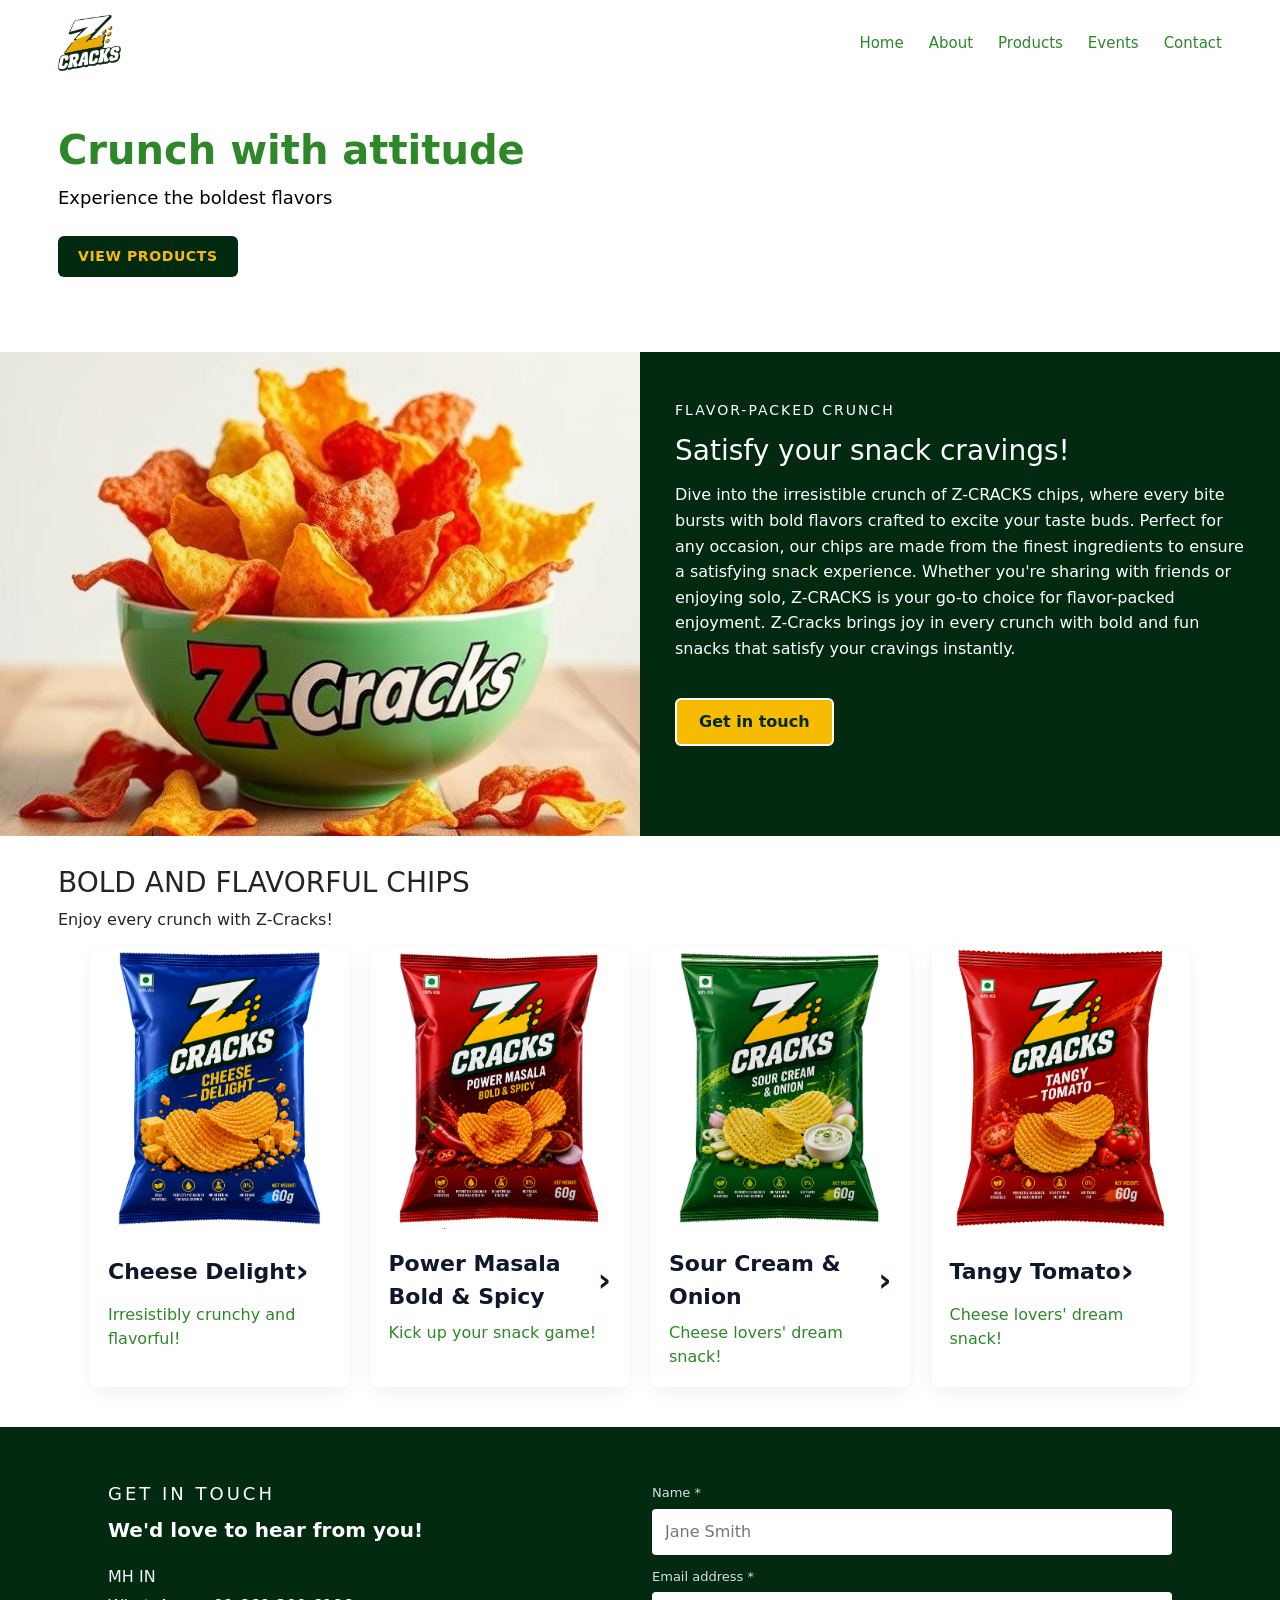
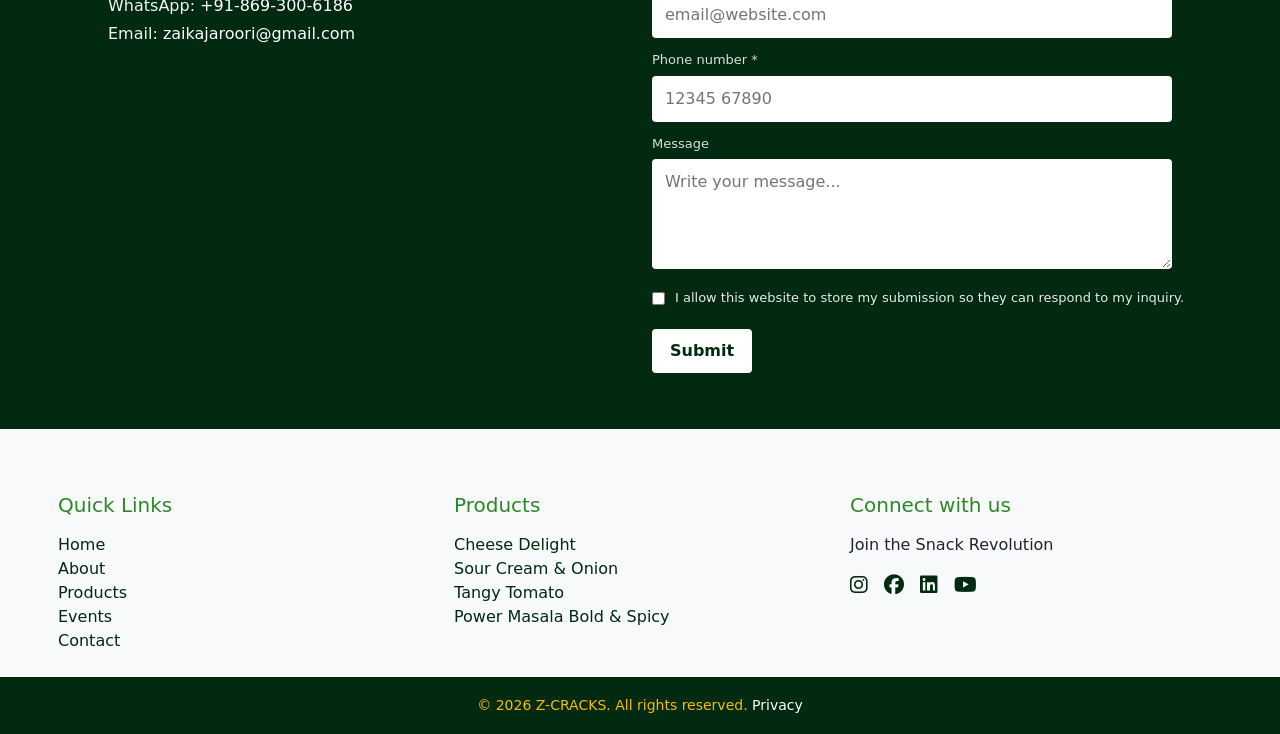
<file: index.html>
<!DOCTYPE html>
<html lang="en">

<head>
    <meta charset="UTF-8">
    <meta name="viewport" content="width=device-width, initial-scale=1.0">
    <title>Z-CRACKS</title>
    <!-- Favicon -->
    <link rel="icon" type="image/png" href="./assets/logo/favicon.png">

    <!-- Bootstrap CSS -->
    <link href="https://cdn.jsdelivr.net/npm/bootstrap@5.3.3/dist/css/bootstrap.min.css" rel="stylesheet">

    <!-- Font Awesome -->
    <link href="https://cdnjs.cloudflare.com/ajax/libs/font-awesome/6.5.0/css/all.min.css" rel="stylesheet">

    <!-- Custom CSS -->
    <link rel="stylesheet" href="./assets/css/style.css">
</head>

<body>

    <!-- HEADER -->
    <div class="container">
        <header class="header">
            <div class="logo">
                <a href="./index.html">
                    <img src="./assets/logo/logo.png" alt="Z-CRACKS logo">
                </a>
            </div>

            <nav class="nav">
                <a href="./index.html">Home</a>
                <a href="./index.html#flavor-section">About</a>
                <a href="./index.html#product-cards">Products</a>
                <!--<a href="./shop-online.html">Shop Online</a>-->
                <a href="./events.html">Events</a>
                <a href="./index.html#contact-section">Contact</a>
            </nav>
            <button class="menu-toggle" aria-expanded="false" aria-label="Open menu">☰</button>
            <div class="mobile-nav" aria-hidden="true">
                <a href="./index.html">Home</a>
                <a href="./index.html#flavor-section">About</a>
                <a href="./index.html#product-cards">Products</a>
                <!--<a href="./shop-online.html">Shop Online</a>-->
                <a href="./events.html">Events</a>
                <a href="./index.html#contact-section">Contact</a>
            </div>
        </header>
    </div>


    <!-- HERO SECTION -->
    <section class="hero">
        <div class="container">
            <h1 class="hero-title">Crunch with attitude</h1>
            <p class="hero-subtext">Experience the boldest flavors</p>
            <a class="hero-cta" href="#product-cards">VIEW PRODUCTS</a>
        </div>
    </section>

    <!-- TWO COLUMN FLAVOR SECTION -->
    <section class="flavor-section" id="flavor-section">
        <img src="./assets/img/z-cracks-snacks-1.png" alt="Chips Image" class="flavor-img">

        <div class="flavor-box">
            <h3>FLAVOR-PACKED CRUNCH</h3>
            <h2>Satisfy your snack cravings!</h2>
            <p>
                Dive into the irresistible crunch of Z-CRACKS chips, where every bite bursts with bold flavors crafted
                to excite your taste buds. Perfect for any occasion, our chips are made from the finest ingredients to
                ensure a satisfying snack experience. Whether you're sharing with friends or enjoying solo, Z-CRACKS is
                your go-to choice for flavor-packed enjoyment.
                Z-Cracks brings joy in every crunch with bold and fun snacks
                that satisfy your cravings instantly.
            </p>
            <a href="./index.html#contact-section" class="cta-button">Get in touch</a>
        </div>
    </section>

    <!-- PRODUCT CARDS SECTION -->
    <section class="product-cards" id="product-cards">
        <div class="container">
            <h3 class="section-title">BOLD AND FLAVORFUL CHIPS</h3>
            <p class="section-subtext">Enjoy every crunch with Z-Cracks!</p>

            <div class="cards-grid">
                <a class="product-card" href="./cheese-delight.html">
                    <img src="./images/cheese-delight.png" alt="Cheese Delight">
                    <div class="card-body">
                        <div class="title-row">
                            <div>Cheese Delight</div>
                            <div class="arrow">›</div>
                        </div>
                        <div class="desc">Irresistibly crunchy and flavorful!</div>
                    </div>
                </a>

                <a class="product-card" href="./power-masala-bold-&-spicy.html">
                    <img src="./images/power-masala-bold-&-spicy.png" alt="Power Masala Bold & Spicy chips">
                    <div class="card-body">
                        <div class="title-row">
                            <div>Power Masala Bold & Spicy</div>
                            <div class="arrow">›</div>
                        </div>
                        <div class="desc">Kick up your snack game!</div>
                    </div>
                </a>

                <a class="product-card" href="./sour-cream-&-onion.html">
                    <img src="./images/sour-cream-&-onion.png" alt="Sour cream & onion">
                    <div class="card-body">
                        <div class="title-row">
                            <div>Sour Cream & Onion</div>
                            <div class="arrow">›</div>
                        </div>
                        <div class="desc">Cheese lovers' dream snack!</div>
                    </div>
                </a>

                <a class="product-card" href="./tangy-tomato.html">
                    <img src="./images/tangy-tomato.png" alt="Tangy Tomato">
                    <div class="card-body">
                        <div class="title-row">
                            <div>Tangy Tomato</div>
                            <div class="arrow">›</div>
                        </div>
                        <div class="desc">Cheese lovers' dream snack!</div>
                    </div>
                </a>
            </div>
        </div>
    </section>

    <!-- CONTACT / GET IN TOUCH SECTION -->
    <section class="contact-section" id="contact-section">
        <div class="contact-grid container">
            <div class="section-left contact-left">
                <h3>GET IN TOUCH</h3>
                <p class="lead">We'd love to hear from you!</p>
                <div class="contact-info">
                    <div>MH IN</div>
                    <div class="email">WhatsApp:
                        <span class="whatsapp-wrapper">
                            <a id="contact-whatsapp" href="https://wa.me/918693006186" target="_blank"
                                rel="noopener noreferrer">
                                +91-869-300-6186
                            </a>
                            <span class="whatsapp-hint" aria-hidden="true">
                                <a class="wa-open" href="https://wa.me/918693006186" target="_blank"
                                    rel="noopener noreferrer" style="color:#fff;text-decoration:none;">
                                    Open WhatsApp chat
                                </a>
                            </span>
                        </span>
                    </div>
                    <div class="email">Email:
                        <span class="email-wrapper">
                            <a href="https://mail.google.com/mail/?view=cm&fs=1&to=zaikajaroori%40gmail.com"
                                id="contact-email" target="_blank" rel="noopener noreferrer">zaikajaroori@gmail.com</a>
                            <span class="email-hint" aria-hidden="true">Write email</span>
                        </span>
                    </div>
                </div>
            </div>

            <div class="section-right contact-form">
                <form action="#" method="get">
                    <label for="name">Name *</label>
                    <input id="name" name="name" placeholder="Jane Smith" />

                    <label for="email">Email address *</label>
                    <input id="email" name="email" placeholder="email@website.com" />

                    <label for="phone">Phone number *</label>
                    <input id="phone" name="phone" placeholder="12345 67890" />

                    <label for="message">Message</label>
                    <textarea id="message" name="message" placeholder="Write your message..."></textarea>

                    <div style="display:-webkit-box; align-items:center; margin-bottom:12px;">
                        <input type="checkbox" id="consent" name="consent" />
                        <label for="consent" style="color:rgba(255,255,255,0.9); font-size:13px; margin-left: 10px;">
                            I allow this website to store my submission so they can respond to my inquiry.
                        </label>
                    </div>

                    <button type="submit" class="submit-btn">Submit</button>
                </form>
            </div>
        </div>
    </section>

    <!-- START OF FOOTER -->
    <footer class="bg-light text-dark mt-0 footer">
        <div class="container">
            <div class="row">
                <!-- Quick Links -->
                <div class="col-md-4">
                    <h5 class="mb-3 pt-3">Quick Links</h5>
                    <ul class="list-unstyled mb-0">
                        <li><a href="./index.html">Home</a></li>
                        <li><a href="./index.html#flavor-section">About</a></li>
                        <li><a href="./index.html#product-cards">Products</a></li>
                        <li><a href="./events.html">Events</a></li>
                        <li><a href="./index.html#contact-section">Contact</a></li>
                    </ul>
                </div>
                <!-- Products -->
                <div class="col-md-4">
                    <h5 class="mb-3 pt-3">Products</h5>
                    <ul class="list-unstyled mb-0">
                        <li><a href="./cheese-delight.html">Cheese Delight</a></li>
                        <li><a href="./sour-cream-&-onion.html">Sour Cream & Onion</a></li>
                        <li><a href="./tangy-tomato.html">Tangy Tomato</a></li>
                        <li><a href="./power-masala-bold-&-spicy.html">Power Masala Bold & Spicy</a></li>
                    </ul>
                </div>
                <!-- Social Links -->
                <div class="col-md-4">
                    <h5 class="mb-3 pt-3">Connect with us</h5>
                    <p>Join the Snack Revolution</p>
                    <div class="d-flex gap-3 mb-2">
                        <a aria-label="Instagram" href="https://www.instagram.com/Zaikajaroori" target="_blank">
                            <i class="fab fa-instagram fa-lg"></i>
                        </a>
                        <a aria-label="Facebook" href="https://www.facebook.com/Zaikajaroori" target="_blank">
                            <i class="fab fa-facebook fa-lg"></i>
                        </a>
                        <a aria-label="LinkedIn" href="https://www.linkedin.com/company/Zaikajaroori" target="_blank">
                            <i class="fab fa-linkedin fa-lg"></i>
                        </a>
                        <a aria-label="YouTube" href="https://www.youtube.com/@Zaikajaroori" target="_blank">
                            <i class="fab fa-youtube fa-lg"></i>
                        </a>
                    </div>
                </div>
            </div>
        </div>

    </footer>
    <!-- END OF FOOTER -->

    <!-- COPYRIGHT / FOOTER -->
    <section class="copyright-section">
        <div class="container">
            <div>© 2026 Z-CRACKS. All rights reserved. <a href="./privacy.html">Privacy</a></div>
        </div>
    </section>

    <script>
        (function () {
            console.log('z-cracks contact script init');
            var form = document.querySelector('.contact-form form');
            if (!form) { console.warn('contact form not found'); return; }
            console.log('contact form found');
            form.addEventListener('submit', function (e) {
                e.preventDefault();

                var name = document.getElementById('name').value;
                var email = document.getElementById('email').value;
                var phone = document.getElementById('phone').value;
                var message = document.getElementById('message').value;
                var consent = document.getElementById('consent').checked ? "Yes" : "No";

                /* ----------- WHATSAPP ----------- */
                var waNumber = "918693006186";
                var waText =
                    "New Contact Form Submission%0A" +
                    "Name: " + encodeURIComponent(name) + "%0A" +
                    "Email: " + encodeURIComponent(email) + "%0A" +
                    "Phone: " + encodeURIComponent(phone) + "%0A" +
                    "Message: " + encodeURIComponent(message) + "%0A" +
                    "Consent: " + encodeURIComponent(consent);

                var waUrl = "https://wa.me/" + waNumber + "?text=" + waText;
                // Open WhatsApp in new tab/window
                window.open(waUrl, "_blank");

                /* ----------- EMAIL (GMAIL COMPOSE) ----------- */
                var emailTo = "shaikhshakil12126@gmail.com";
                var subject = "New Contact Form Submission";
                // build readable body (unencoded) for Gmail and mailto fallback
                var readableBody = 'Name: ' + name + '\n' +
                    'Email: ' + email + '\n' +
                    'Phone: ' + phone + '\n' +
                    'Message: ' + message + '\n' +
                    'Consent: ' + consent;

                var gmailUrl = 'https://mail.google.com/mail/?view=cm&fs=1&to=' + encodeURIComponent(emailTo) + '&su=' + encodeURIComponent(subject) + '&body=' + encodeURIComponent(readableBody);
                var emailUrl = 'mailto:' + emailTo + '?subject=' + encodeURIComponent(subject) + '&body=' + encodeURIComponent(readableBody);

                // Try to open Gmail compose in a new tab; if blocked, fall back to mailto
                var g = null;
                try {
                    g = window.open(gmailUrl, '_blank');
                } catch (err) { g = null; }
                if (!g) {
                    // popup blocked or failed — use mailto fallback in current tab
                    window.location.href = emailUrl;
                }
            });


        })();
    </script>

    <!-- EmailJS SDK (only used when you paste your IDs below) -->
    <script src="https://cdn.emailjs.com/sdk/3.2/email.min.js"></script>
    <script>
        /*
         Replace the placeholders below with your EmailJS credentials:
         - emailjs.init('YOUR_USER_ID')
         - use 'YOUR_SERVICE_ID' and 'YOUR_TEMPLATE_ID' in the send() call
        */
        try { emailjs.init('YOUR_USER_ID'); } catch (e) { /* init placeholder */ }
    </script>

    <!-- Bootstrap JS -->
    <script src="https://cdn.jsdelivr.net/npm/bootstrap@5.3.3/dist/js/bootstrap.bundle.min.js"></script>

    <!-- Custom JS -->
    <script src="./assets/js/script.js"></script>

</body>

</html>
</file>
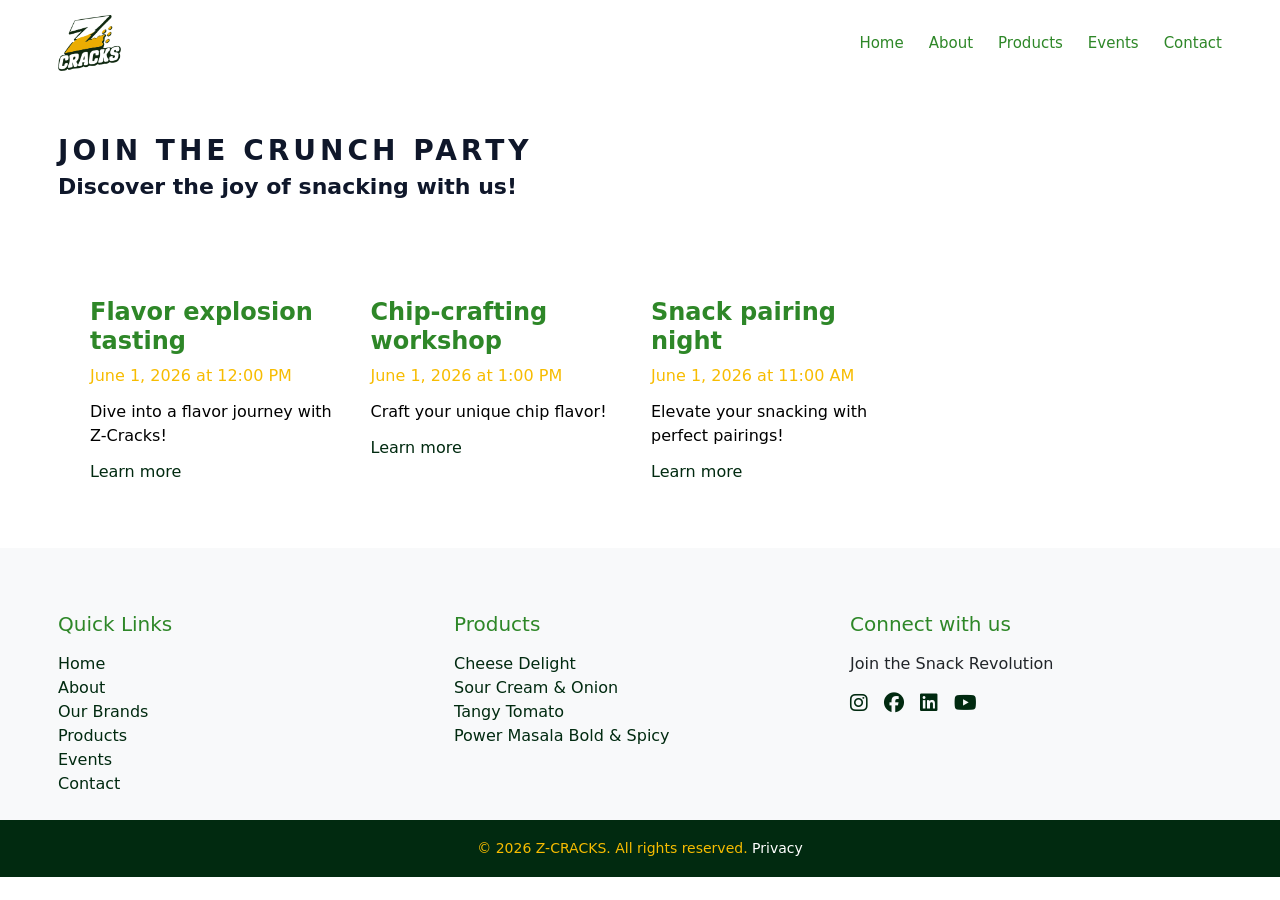
<file: events.html>
<!DOCTYPE html>
<html lang="en">

<head>
    <meta charset="UTF-8">
    <meta name="viewport" content="width=device-width, initial-scale=1.0">
    <title>Z-CRACKS — Events</title>

    <!-- Favicon -->
    <link rel="icon" type="image/png" href="./assets/logo/favicon.png">

    <!-- Bootstrap CSS -->
    <link href="https://cdn.jsdelivr.net/npm/bootstrap@5.3.3/dist/css/bootstrap.min.css" rel="stylesheet">

    <!-- Font Awesome -->
    <link href="https://cdnjs.cloudflare.com/ajax/libs/font-awesome/6.5.0/css/all.min.css" rel="stylesheet">

    <!-- Custom CSS -->
    <link rel="stylesheet" href="./assets/css/style.css">

</head>

<body>

    <!-- HEADER -->
    <div class="container">
        <header class="header">
            <div class="logo">
                <a href="./index.html">
                    <img src="./assets/logo/logo.png" alt="Z-CRACKS logo">
                </a>
            </div>

            <nav class="nav">
                <a href="./index.html">Home</a>
                <a href="./index.html#flavor-section">About</a>
                <a href="./index.html#product-cards">Products</a>
                <!--<a href="./shop-online.html">Shop Online</a>-->
                <a href="./events.html">Events</a>
                <a href="./index.html#contact-section">Contact</a>
            </nav>
            <button class="menu-toggle" aria-expanded="false" aria-label="Open menu">☰</button>
            <div class="mobile-nav" aria-hidden="true">
                <a href="./index.html">Home</a>
                <a href="./index.html#flavor-section">About</a>
                <a href="./index.html#product-cards">Products</a>
                <!--<a href="./shop-online.html">Shop Online</a>-->
                <a href="./events.html">Events</a>
                <a href="./index.html#contact-section">Contact</a>
            </div>
        </header>
    </div>

    <section class="events-hero">
        <div class="container py-5">
            <h3 class="events-title">JOIN THE CRUNCH PARTY</h3>
            <h2 class="events-subtitle">Discover the joy of snacking with us!</h2>
        </div>
    </section>

    <section class="product-cards events-listing">
        <div class="container pb-4">
            <div class="events-grid cards-grid">

                <div class="event-card">
                    <h4><a class="event-link" href="#">Flavor explosion tasting</a></h4>
                    <div class="event-date">June 1, 2026 at 12:00 PM</div>
                    <p class="event-desc">Dive into a flavor journey with Z-Cracks!</p>
                    <a class="event-learn" href="#">Learn more</a>
                </div>

                <div class="event-card">
                    <h4><a class="event-link" href="#">Chip-crafting workshop</a></h4>
                    <div class="event-date">June 1, 2026 at 1:00 PM</div>
                    <p class="event-desc">Craft your unique chip flavor!</p>
                    <a class="event-learn" href="#">Learn more</a>
                </div>

                <div class="event-card">
                    <h4><a class="event-link" href="#">Snack pairing night</a></h4>
                    <div class="event-date">June 1, 2026 at 11:00 AM</div>
                    <p class="event-desc">Elevate your snacking with perfect pairings!</p>
                    <a class="event-learn" href="#">Learn more</a>
                </div>

            </div>
        </div>
    </section>

    <!-- START OF FOOTER -->
    <footer class="bg-light text-dark mt-0 footer">
        <div class="container">
            <div class="row">
                <!-- Quick Links -->
                <div class="col-md-4">
                    <h5 class="mb-3 pt-3">Quick Links</h5>
                    <ul class="list-unstyled mb-0">
                        <li><a href="./index.html">Home</a></li>
                        <li><a href="./index.html#flavor-section">About</a></li>
                        <li><a href="./our-brands.html">Our Brands</a></li>
                        <li><a href="./index.html#product-cards">Products</a></li>
                        <li><a href="./events.html">Events</a></li>
                        <li><a href="./index.html#contact-section">Contact</a></li>
                    </ul>
                </div>
                <!-- Products -->
                <div class="col-md-4">
                    <h5 class="mb-3 pt-3">Products</h5>
                    <ul class="list-unstyled mb-0">
                        <li><a href="./cheese-delight.html">Cheese Delight</a></li>
                        <li><a href="./sour-cream-&-onion.html">Sour Cream & Onion</a></li>
                        <li><a href="./tangy-tomato.html">Tangy Tomato</a></li>
                        <li><a href="./power-masala-bold-&-spicy.html">Power Masala Bold & Spicy</a></li>
                    </ul>
                </div>
                <!-- Social Links -->
                <div class="col-md-4">
                    <h5 class="mb-3 pt-3">Connect with us</h5>
                    <p>Join the Snack Revolution</p>
                    <div class="d-flex gap-3 mb-2">
                        <a aria-label="Instagram" href="https://www.instagram.com/Zaikajaroori" target="_blank">
                            <i class="fab fa-instagram fa-lg"></i>
                        </a>
                        <a aria-label="Facebook" href="https://www.facebook.com/Zaikajaroori" target="_blank">
                            <i class="fab fa-facebook fa-lg"></i>
                        </a>
                        <a aria-label="LinkedIn" href="https://www.linkedin.com/company/Zaikajaroori" target="_blank">
                            <i class="fab fa-linkedin fa-lg"></i>
                        </a>
                        <a aria-label="YouTube" href="https://www.youtube.com/@Zaikajaroori" target="_blank">
                            <i class="fab fa-youtube fa-lg"></i>
                        </a>
                    </div>
                </div>
            </div>
        </div>

    </footer>
    <!-- END OF FOOTER -->

    <!-- COPYRIGHT / FOOTER -->
    <section class="copyright-section">
        <div class="container">
            <div>© 2026 Z-CRACKS. All rights reserved. <a href="./privacy.html">Privacy</a></div>
        </div>
    </section>

    <!-- Bootstrap JS -->
    <script src="https://cdn.jsdelivr.net/npm/bootstrap@5.3.3/dist/js/bootstrap.bundle.min.js"></script>

    <!-- Custom JS -->
    <script src="./assets/js/script.js"></script>

</body>

</html>
</file>
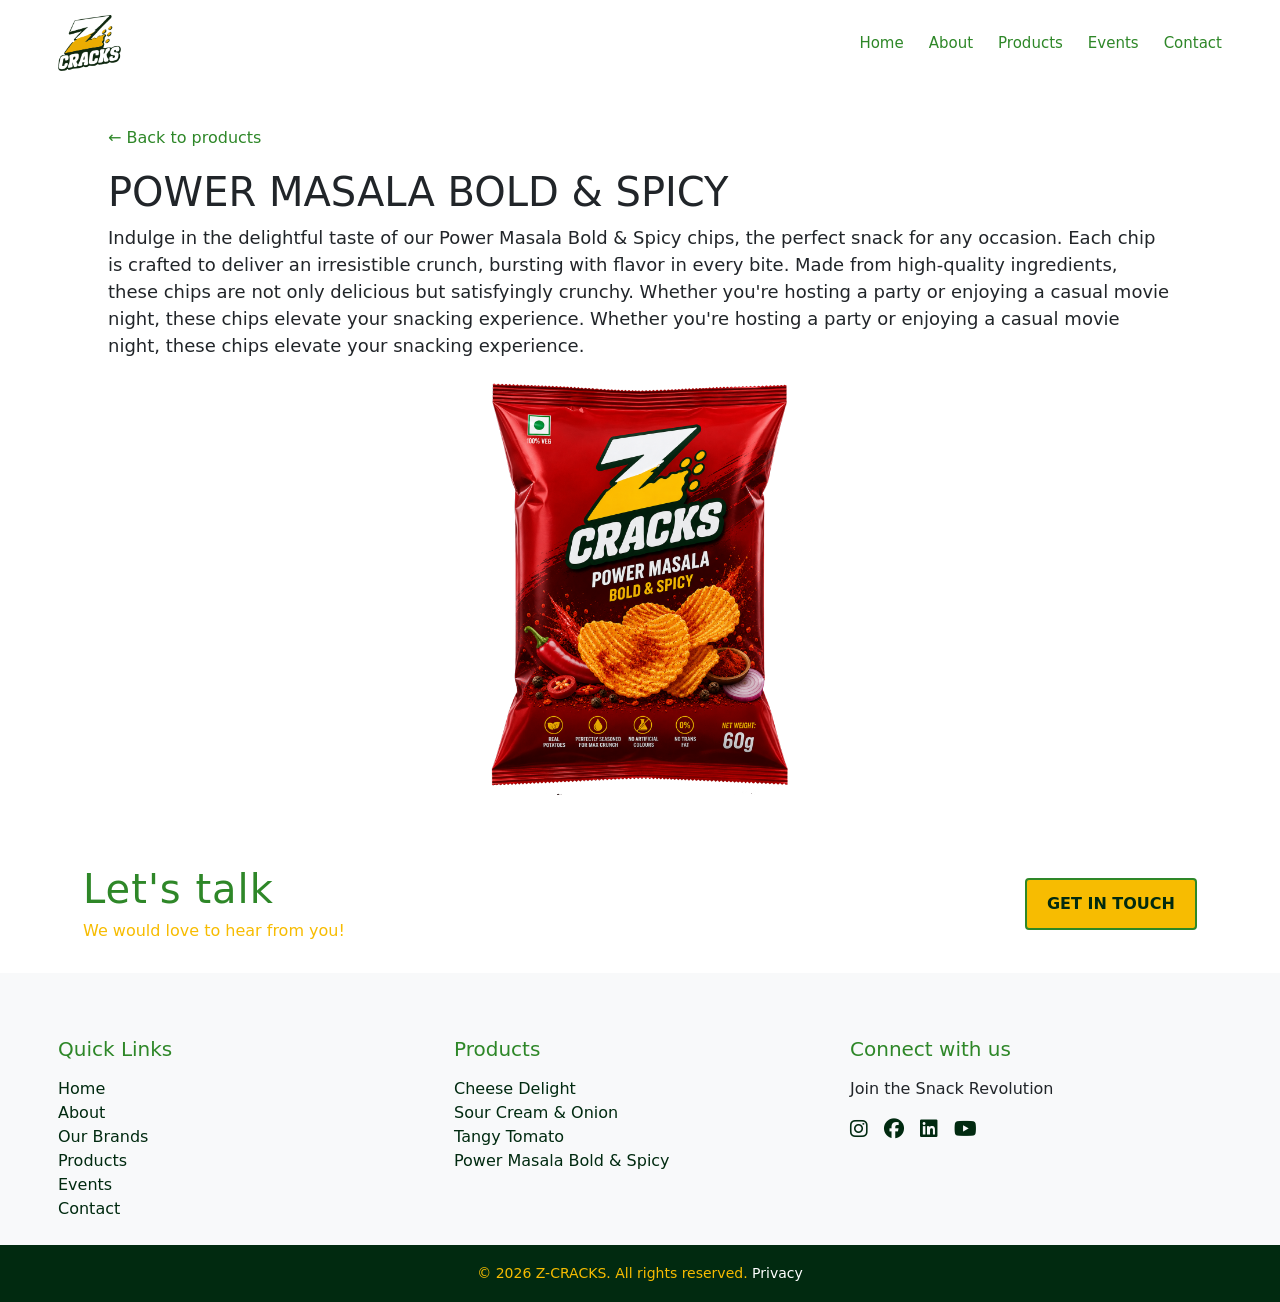
<file: power-masala-bold-&-spicy.html>
<!DOCTYPE html>
<html lang="en">

<head>
    <meta charset="utf-8" />
    <meta name="viewport" content="width=device-width, initial-scale=1.0">
    <title>Power Masala Bold & Spicy — Z-CRACKS</title>
    <!-- Favicon -->
    <link rel="icon" type="image/png" href="./assets/logo/favicon.png">

    <!-- Bootstrap CSS -->
    <link href="https://cdn.jsdelivr.net/npm/bootstrap@5.3.3/dist/css/bootstrap.min.css" rel="stylesheet">

    <!-- Font Awesome -->
    <link href="https://cdnjs.cloudflare.com/ajax/libs/font-awesome/6.5.0/css/all.min.css" rel="stylesheet">

    <!-- Custom CSS -->
    <link rel="stylesheet" href="./assets/css/style.css">

</head>

<body>

    <!-- HEADER -->
    <div class="container">
        <header class="header">
            <div class="logo">
                <a href="./index.html">
                    <img src="./assets/logo/logo.png" alt="Z-CRACKS logo">
                </a>
            </div>

            <nav class="nav">
                <a href="./index.html">Home</a>
                <a href="./index.html#flavor-section">About</a>
                <a href="./index.html#product-cards">Products</a>
                <!--<a href="./shop-online.html">Shop Online</a>-->
                <a href="./events.html">Events</a>
                <a href="./index.html#contact-section">Contact</a>
            </nav>
            <button class="menu-toggle" aria-expanded="false" aria-label="Open menu">☰</button>
            <div class="mobile-nav" aria-hidden="true">
                <a href="./index.html">Home</a>
                <a href="./index.html#flavor-section">About</a>
                <a href="./index.html#product-cards">Products</a>
                <!--<a href="./shop-online.html">Shop Online</a>-->
                <a href="./events.html">Events</a>
                <a href="./index.html#contact-section">Contact</a>
            </div>
        </header>
    </div>

    <section class="product-section">
        <div class="container">
            <a class="back-link" href="./index.html#product-cards">← Back to products</a>
            <h1 class="product-title">POWER MASALA BOLD & SPICY</h1>
            <p class="product-desc">
                Indulge in the delightful taste of our Power Masala Bold & Spicy chips, the perfect snack for
                any occasion. Each chip is crafted to deliver an irresistible crunch, bursting with flavor in every
                bite. Made from high-quality ingredients, these chips are not only delicious but satisfyingly crunchy.
                Whether you're hosting a party or enjoying a casual movie night, these chips elevate your snacking
                experience.
                Whether you're hosting a party or enjoying a casual movie night, these chips elevate your snacking
                experience.
            </p>
            <img class="product-image" src="./images/power-masala-bold-&-spicy.png" alt="Power Masala Bold & Spicy">
        </div>
    </section>

    <!-- CTA: Let's talk -->
    <div class="container">
        <section class="product-cta">

            <div class="cta-left">
                <h2>Let's talk</h2>
                <p>We would love to hear from you!</p>
            </div>
            <div class="cta-right">
                <a class="btn-ghost" href="./index.html#contact-section">GET IN TOUCH</a>
            </div>
    </div>
    </section>
    <!-- START OF FOOTER -->
    <footer class="bg-light text-dark mt-0 footer">
        <div class="container">
            <div class="row">
                <!-- Quick Links -->
                <div class="col-md-4">
                    <h5 class="mb-3 pt-3">Quick Links</h5>
                    <ul class="list-unstyled mb-0">
                        <li><a href="./index.html">Home</a></li>
                        <li><a href="./index.html#flavor-section">About</a></li>
                        <li><a href="./our-brands.html">Our Brands</a></li>
                        <li><a href="./index.html#product-cards">Products</a></li>
                        <li><a href="./events.html">Events</a></li>
                        <li><a href="./index.html#contact-section">Contact</a></li>
                    </ul>
                </div>
                <!-- Products -->
                <div class="col-md-4">
                    <h5 class="mb-3 pt-3">Products</h5>
                    <ul class="list-unstyled mb-0">
                        <li><a href="./cheese-delight.html">Cheese Delight</a></li>
                        <li><a href="./sour-cream-&-onion.html">Sour Cream & Onion</a></li>
                        <li><a href="./tangy-tomato.html">Tangy Tomato</a></li>
                        <li><a href="./power-masala-bold-&-spicy.html">Power Masala Bold & Spicy</a></li>
                    </ul>
                </div>
                <!-- Social Links -->
                <div class="col-md-4">
                    <h5 class="mb-3 pt-3">Connect with us</h5>
                    <p>Join the Snack Revolution</p>
                    <div class="d-flex gap-3 mb-2">
                        <a aria-label="Instagram" href="https://www.instagram.com/Zaikajaroori" target="_blank">
                            <i class="fab fa-instagram fa-lg"></i>
                        </a>
                        <a aria-label="Facebook" href="https://www.facebook.com/Zaikajaroori" target="_blank">
                            <i class="fab fa-facebook fa-lg"></i>
                        </a>
                        <a aria-label="LinkedIn" href="https://www.linkedin.com/company/Zaikajaroori" target="_blank">
                            <i class="fab fa-linkedin fa-lg"></i>
                        </a>
                        <a aria-label="YouTube" href="https://www.youtube.com/@Zaikajaroori" target="_blank">
                            <i class="fab fa-youtube fa-lg"></i>
                        </a>
                    </div>
                </div>
            </div>
        </div>

    </footer>
    <!-- END OF FOOTER -->

    <!-- COPYRIGHT / FOOTER -->
    <section class="copyright-section">
        <div class="container">
            <div>© 2026 Z-CRACKS. All rights reserved. <a href="./privacy.html">Privacy</a></div>
        </div>
    </section>


    <script>
        document.addEventListener('DOMContentLoaded', function () {
            const el = document.querySelector('.product-cta');
            if (!el) return;
            const obs = new IntersectionObserver((entries, o) => {
                entries.forEach(e => {
                    if (e.isIntersecting) { el.classList.add('in-view'); o.unobserve(el); }
                });
            }, { threshold: 0.12 });
            obs.observe(el);
        });
    </script>
    <script>
        document.addEventListener('DOMContentLoaded', function () {
            const header = document.querySelector('.header');
            if (!header) return;

            const threshold = 80;

            function updateHeader() {
                const y = window.scrollY || window.pageYOffset;
                if (y > threshold) {
                    if (!header.classList.contains('fixed')) {
                        header.classList.add('fixed');
                        document.body.style.paddingTop = header.offsetHeight + 'px';
                    }
                } else {
                    if (header.classList.contains('fixed')) {
                        header.classList.remove('fixed');
                        document.body.style.paddingTop = '';
                    }
                }
            }

            updateHeader();
            window.addEventListener('scroll', updateHeader, { passive: true });
            window.addEventListener('resize', () => {
                if (header.classList.contains('fixed')) document.body.style.paddingTop = header.offsetHeight + 'px';
            });
        });
    </script>


    <!-- Bootstrap JS -->
    <script src="https://cdn.jsdelivr.net/npm/bootstrap@5.3.3/dist/js/bootstrap.bundle.min.js"></script>

    <!-- Custom JS -->
    <script src="./assets/js/script.js"></script>

</body>

</html>
</file>
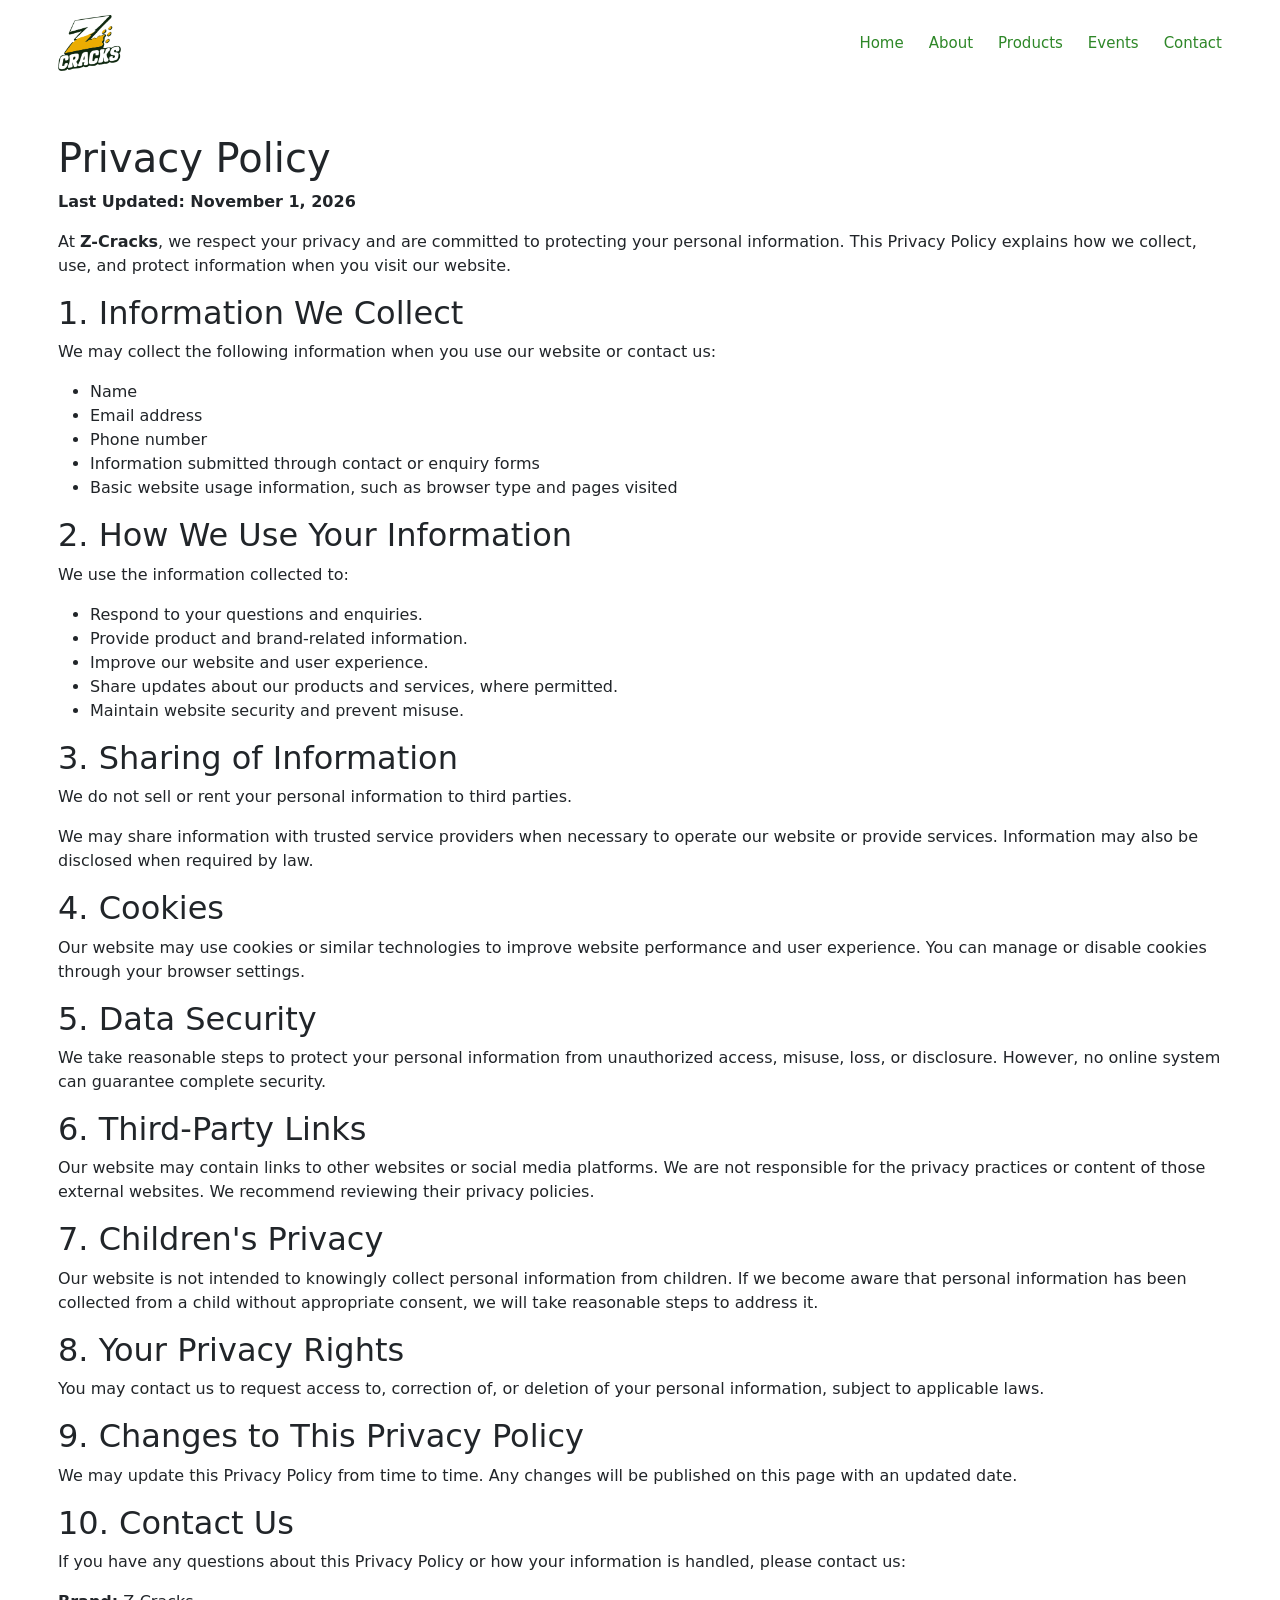
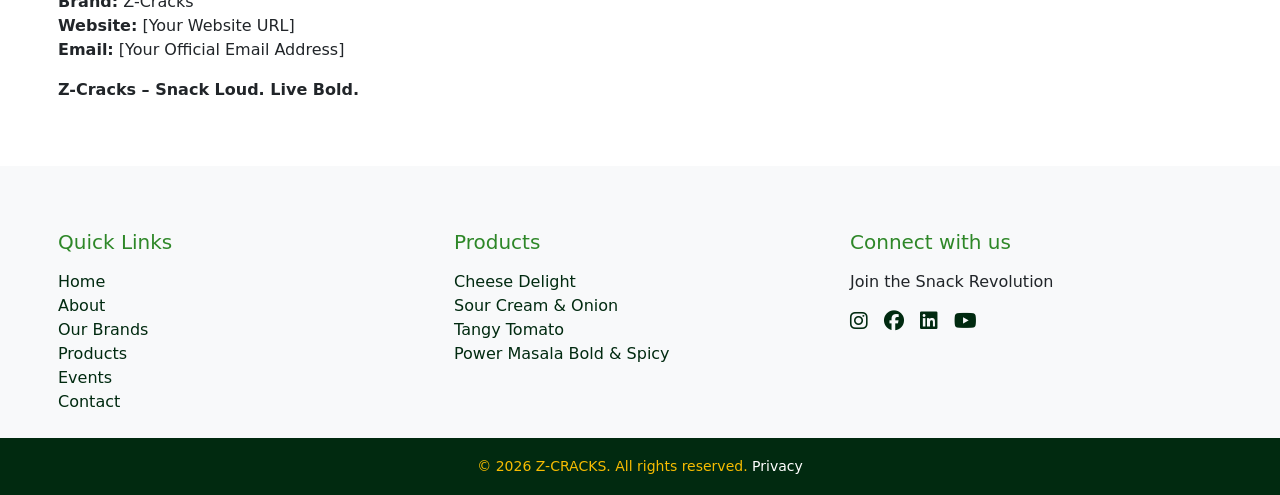
<file: privacy.html>
<!DOCTYPE html>
<html lang="en">

<head>
    <meta charset="UTF-8">
    <meta name="viewport" content="width=device-width, initial-scale=1.0">
    <title>Z-CRACKS — Privacy</title>
    <!-- Favicon -->
    <link rel="icon" type="image/png" href="./assets/logo/favicon.png">

    <!-- Bootstrap CSS -->
    <link href="https://cdn.jsdelivr.net/npm/bootstrap@5.3.3/dist/css/bootstrap.min.css" rel="stylesheet">

    <!-- Font Awesome -->
    <link href="https://cdnjs.cloudflare.com/ajax/libs/font-awesome/6.5.0/css/all.min.css" rel="stylesheet">

    <!-- Custom CSS -->
    <link rel="stylesheet" href="./assets/css/style.css">

</head>

<body>

    <!-- HEADER -->
    <div class="container">
        <header class="header">
            <div class="logo">
                <a href="./index.html">
                    <img src="./assets/logo/logo.png" alt="Z-CRACKS logo">
                </a>
            </div>

            <nav class="nav">
                <a href="./index.html">Home</a>
                <a href="./index.html#flavor-section">About</a>
                <a href="./index.html#product-cards">Products</a>
                <!--<a href="./shop-online.html">Shop Online</a>-->
                <a href="./events.html">Events</a>
                <a href="./index.html#contact-section">Contact</a>
            </nav>
            <button class="menu-toggle" aria-expanded="false" aria-label="Open menu">☰</button>
            <div class="mobile-nav" aria-hidden="true">
                <a href="./index.html">Home</a>
                <a href="./index.html#flavor-section">About</a>
                <a href="./index.html#product-cards">Products</a>
                <!--<a href="./shop-online.html">Shop Online</a>-->
                <a href="./events.html">Events</a>
                <a href="./index.html#contact-section">Contact</a>
            </div>
        </header>
    </div>

    <!---- privacy section start ---->
    <section class="container py-5 privacy-policy">
        <h1>Privacy Policy</h1>
        <p><strong>Last Updated: November 1, 2026</strong></p>

        <p>At <strong>Z-Cracks</strong>, we respect your privacy and are committed to protecting your personal information. This Privacy Policy explains how we collect, use, and protect information when you visit our website.</p>

        <h2>1. Information We Collect</h2>
        <p>We may collect the following information when you use our website or contact us:</p>
        <ul>
            <li>Name</li>
            <li>Email address</li>
            <li>Phone number</li>
            <li>Information submitted through contact or enquiry forms</li>
            <li>Basic website usage information, such as browser type and pages visited</li>
        </ul>

        <h2>2. How We Use Your Information</h2>
        <p>We use the information collected to:</p>
        <ul>
            <li>Respond to your questions and enquiries.</li>
            <li>Provide product and brand-related information.</li>
            <li>Improve our website and user experience.</li>
            <li>Share updates about our products and services, where permitted.</li>
            <li>Maintain website security and prevent misuse.</li>
        </ul>

        <h2>3. Sharing of Information</h2>
        <p>We do not sell or rent your personal information to third parties.</p>
        <p>We may share information with trusted service providers when necessary to operate our website or provide services. Information may also be disclosed when required by law.</p>

        <h2>4. Cookies</h2>
        <p>Our website may use cookies or similar technologies to improve website performance and user experience. You can manage or disable cookies through your browser settings.</p>

        <h2>5. Data Security</h2>
        <p>We take reasonable steps to protect your personal information from unauthorized access, misuse, loss, or disclosure. However, no online system can guarantee complete security.</p>

        <h2>6. Third-Party Links</h2>
        <p>Our website may contain links to other websites or social media platforms. We are not responsible for the privacy practices or content of those external websites. We recommend reviewing their privacy policies.</p>

        <h2>7. Children's Privacy</h2>
        <p>Our website is not intended to knowingly collect personal information from children. If we become aware that personal information has been collected from a child without appropriate consent, we will take reasonable steps to address it.</p>

        <h2>8. Your Privacy Rights</h2>
        <p>You may contact us to request access to, correction of, or deletion of your personal information, subject to applicable laws.</p>

        <h2>9. Changes to This Privacy Policy</h2>
        <p>We may update this Privacy Policy from time to time. Any changes will be published on this page with an updated date.</p>

        <h2>10. Contact Us</h2>
        <p>If you have any questions about this Privacy Policy or how your information is handled, please contact us:</p>
        <p><strong>Brand:</strong> Z-Cracks<br>
            <strong>Website:</strong> [Your Website URL]<br>
            <strong>Email:</strong> [Your Official Email Address]</p>

        <p><strong>Z-Cracks – Snack Loud. Live Bold.</strong></p>
    </section>

    <!-- START OF FOOTER -->
    <footer class="bg-light text-dark mt-0 footer">
        <div class="container">
            <div class="row">
                <!-- Quick Links -->
                <div class="col-md-4">
                    <h5 class="mb-3 pt-3">Quick Links</h5>
                    <ul class="list-unstyled mb-0">
                        <li><a href="./index.html">Home</a></li>
                        <li><a href="./index.html#flavor-section">About</a></li>
                        <li><a href="./our-brands.html">Our Brands</a></li>
                        <li><a href="./index.html#product-cards">Products</a></li>
                        <li><a href="./events.html">Events</a></li>
                        <li><a href="./index.html#contact-section">Contact</a></li>
                    </ul>
                </div>
                <!-- Products -->
                <div class="col-md-4">
                    <h5 class="mb-3 pt-3">Products</h5>
                    <ul class="list-unstyled mb-0">
                        <li><a href="./cheese-delight.html">Cheese Delight</a></li>
                        <li><a href="./sour-cream-&-onion.html">Sour Cream & Onion</a></li>
                        <li><a href="./tangy-tomato.html">Tangy Tomato</a></li>
                        <li><a href="./power-masala-bold-&-spicy.html">Power Masala Bold & Spicy</a></li>
                    </ul>
                </div>
                <!-- Social Links -->
                <div class="col-md-4">
                    <h5 class="mb-3 pt-3">Connect with us</h5>
                    <p>Join the Snack Revolution</p>
                    <div class="d-flex gap-3 mb-2">
                        <a aria-label="Instagram" href="https://www.instagram.com/Zaikajaroori" target="_blank">
                            <i class="fab fa-instagram fa-lg"></i>
                        </a>
                        <a aria-label="Facebook" href="https://www.facebook.com/Zaikajaroori" target="_blank">
                            <i class="fab fa-facebook fa-lg"></i>
                        </a>
                        <a aria-label="LinkedIn" href="https://www.linkedin.com/company/Zaikajaroori" target="_blank">
                            <i class="fab fa-linkedin fa-lg"></i>
                        </a>
                        <a aria-label="YouTube" href="https://www.youtube.com/@Zaikajaroori" target="_blank">
                            <i class="fab fa-youtube fa-lg"></i>
                        </a>
                    </div>
                </div>
            </div>
        </div>

    </footer>
    <!-- END OF FOOTER -->

    <!-- COPYRIGHT / FOOTER -->
    <section class="copyright-section">
        <div class="container">
            <div>© 2026 Z-CRACKS. All rights reserved. <a href="./privacy.html">Privacy</a></div>
        </div>
    </section>

    <!-- Bootstrap JS -->
    <script src="https://cdn.jsdelivr.net/npm/bootstrap@5.3.3/dist/js/bootstrap.bundle.min.js"></script>

    <!-- Custom JS -->
    <script src="./assets/js/script.js"></script>

</body>

</html>
</file>
<file: assets/css/style.css>
/* =====================================================
   RESPONSIVE WEBSITE CSS
   Cleaned & Organized Version
   ===================================================== */

/* ---------- GLOBAL ---------- */

* {
    box-sizing: border-box;
}

html {
    scroll-behavior: smooth;
}

body {
    margin: 0;
    overflow-x: hidden;
}

img {
    display: block;
    max-width: 100%;
    height: auto;
}

.container {
    width: 100%;
    max-width: 1200px;
    margin: 0 auto;
    padding-left: 18px;
    padding-right: 18px;
}

a {
    transition: 0.3s ease;
}

button,
input,
textarea {
    font: inherit;
}

/* ---------- FIXED CONTACT ICON ---------- */

#pageFixedIcon {
    position: fixed;
    left: 18px;
    top: 50%;
    transform: translateY(-50%);
    z-index: 1000;

    display: flex;
    align-items: center;
    justify-content: center;

    width: 60px;
    height: 60px;

    background: #fff;
    border: 2px solid #d4103a;
    border-radius: 50%;
    box-shadow: 0 6px 18px rgba(0,0,0,0.18);
}

#pageFixedIcon img {
    width: 36px;
    height: 36px;
    object-fit: contain;
}

#pageFixedIcon::after {
    content: "Brand Website";
    position: absolute;
    left: 65px;
    top: 50%;
    transform: translateY(-50%);

    padding: 8px 12px;
    background: rgba(10,31,68,0.95);
    color: #fff;

    border-radius: 6px;
    white-space: nowrap;
    font-size: 14px;
    font-weight: 600;

    opacity: 0;
    pointer-events: none;
    transition: 0.2s ease;
}

#pageFixedIcon:hover::after,
#pageFixedIcon:focus::after,
#pageFixedIcon:focus-within::after {
    opacity: 1;
}

/* ---------- HEADER ---------- */

.logo {
    font-size: 20px;
    font-weight: 700;
    letter-spacing: 2px;
}

.logo img {
    width: auto;
    height: 60px;
    object-fit: contain;
}

.header.in-view {
    display: flex;
    align-items: center;
    justify-content: space-between;
    padding: 15px 0;
    animation: zoomReveal 0.56s ease both;
}

.container .header.fixed {
    position: fixed;
    top: 0;
    left: 0;
    right: 0;
    z-index: 1400;

    display: flex;
    align-items: center;
    justify-content: space-between;

    padding: 15px 40px;
    background: rgba(255,255,255,0.98);
    box-shadow: 0 6px 18px rgba(15,23,42,0.04);

    animation: headerFadeIn 360ms ease both;
}

.nav {
    display: flex;
    align-items: center;
    gap: 25px;
}

.nav a {
    margin: 0;
    text-decoration: none;
    color: #2E8728;
    font-size: 15px;
}

.nav a:hover {
    color: #F7BC01;
}

.menu-toggle {
    display: none;
    position: absolute;
    right: 16px;
    top: 50%;
    transform: translateY(-50%);
    z-index: 1300;

    padding: 8px 10px;
    background: transparent;
    border: 0;
    border-radius: 6px;
    font-size: 22px;
    cursor: pointer;
}

.mobile-nav {
    display: none;
    position: absolute;
    top: 100%;
    right: 12px;
    left: auto;
    z-index: 1200;

    width: 220px;
    max-width: calc(100vw - 24px);
    padding: 12px 16px;

    background: #fff;
    border-radius: 8px;
    box-shadow: 0 10px 30px rgba(2,6,23,0.08);
}

.mobile-nav a {
    display: block;
    padding: 10px 0;
    color: #2E8728;
    text-decoration: none;
}

.mobile-nav a:hover {
    color: #F7BC01;
}

.header.menu-open .mobile-nav {
    display: block;
}

/* ---------- HEADER ANIMATIONS ---------- */

@keyframes headerFadeIn {
    from {
        transform: translateY(-12px);
        opacity: 0;
    }

    to {
        transform: translateY(0);
        opacity: 1;
    }
}

@keyframes zoomReveal {
    from {
        opacity: 0;
        transform: scale(1.04) translateY(-8px);
    }

    to {
        opacity: 1;
        transform: none;
    }
}

@keyframes fadeInUp {
    to {
        opacity: 1;
        transform: none;
    }
}

/* ---------- HERO SECTION ---------- */

.hero {
    text-align: left;
    padding: 40px 20px;
}

.hero h1,
.hero .hero-title {
    font-size: 42px;
    font-weight: 700;
    color: #2E8728;
    margin-bottom: 10px;
}

.hero p,
.hero .hero-subtext {
    font-size: 18px;
    margin-bottom: 25px;
}

.hero .hero-cta {
    display: inline-block;
    padding: 10px 20px;

    background: #012A10;
    color: #F7BC01;

    border-radius: 6px;
    text-decoration: none;
    font-size: 14px;
    font-weight: 700;
    letter-spacing: .6px;
    text-transform: uppercase;
}

.hero .hero-cta:hover {
    background: #2E8728;
}

.hero .hero-title,
.hero .hero-subtext,
.hero .hero-cta {
    opacity: 0;
    transform: translateY(8px);
}

.hero.in-view .hero-title {
    animation: fadeInUp .6s ease .12s forwards;
}

.hero.in-view .hero-subtext {
    animation: fadeInUp .6s ease .36s forwards;
    color: #000;
}

.hero.in-view .hero-cta {
    animation: fadeInUp .6s ease .6s forwards;
}

/* ---------- FLAVOR SECTION ---------- */

.flavor-section {
    display: grid;
    grid-template-columns: 1fr 1fr;
    align-items: stretch;
    margin-top: 35px;
}

.flavor-section .flavor-img,
.flavor-section img {
    width: 100%;
    height: 100%;
    object-fit: cover;
}

.flavor-box {
    padding: 50px 40px;
    background: #012A10;
    color: #fff;
}

.flavor-box h3 {
    font-size: 14px;
    letter-spacing: 2px;
    margin-bottom: 15px;
}

.flavor-box h2 {
    font-size: 28px;
    margin-bottom: 15px;
}

.flavor-box p {
    font-size: 16px;
    line-height: 1.6;
}

.flavor-box .cta-button {
    display: inline-block;
    margin-top: 20px;
    padding: 10px 22px;

    background: #F7BC01;
    color: #012A10;

    border: 2px solid #fff;
    border-radius: 6px;
    text-decoration: none;
    font-weight: 700;
}

.flavor-box .cta-button:hover {
    background: #fff;
    color: #2E8728;
}

/* ---------- PRODUCT CARDS ---------- */

.product-cards.in-view {
    padding: 30px 24px;
}

.product-cards .cards-grid {
    display: grid;
    grid-template-columns: repeat(4, 1fr);
    gap: 22px;

    max-width: 1100px;
    margin: 10px auto;
}

.product-card {
    overflow: hidden;
    background: #fff;
    color: #2E8728;

    border-radius: 8px;
    box-shadow: 0 6px 18px rgba(15,23,42,0.06);

    text-decoration: none;
    opacity: 0;
    transform: translateY(12px);
    transition: transform .35s ease, box-shadow .35s ease;
}

.product-card img {
    display: block;
    width: 100%;
    height: clamp(180px, 22vw, 320px);
    object-fit: contain;
    transition: transform .35s ease;
}

.product-card .card-body {
    padding: 18px;
}

.product-card .title-row {
    display: flex;
    align-items: center;
    margin-bottom: 8px;

    color: #0f172a;
    font-size: 22px;
    font-weight: 700;
}

.product-card .desc {
    color: #2E8728;
    font-size: 16px;
    line-height: 1.5;
}

.product-card:hover {
    transform: translateY(-8px);
    box-shadow: 0 18px 36px rgba(15,23,42,0.12);
}

.product-card:hover img {
    transform: scale(1.03);
}

.product-card .arrow {
    display: inline-block;
    font-size: xx-large;
    transition: transform .22s ease;
}

.product-card:hover .arrow {
    transform: translateX(6px);
}

.section-title,
.section-subtext {
    opacity: 0;
    transform: translateY(8px);
}

.product-cards.in-view .section-title {
    animation: fadeInUp .45s ease .05s forwards;
}

.product-cards.in-view .section-subtext {
    animation: fadeInUp .45s ease .18s forwards;
}

.product-cards.in-view .product-card {
    animation: fadeInUp .45s ease both;
}

.product-cards.in-view .product-card:nth-child(1) {
    animation-delay: .3s;
}

.product-cards.in-view .product-card:nth-child(2) {
    animation-delay: .45s;
}

.product-cards.in-view .product-card:nth-child(3) {
    animation-delay: .6s;
}

.product-cards.in-view .product-card:nth-child(4) {
    animation-delay: .75s;
}

/* ---------- CONTACT SECTION ---------- */

.contact-section {
    padding: 48px 20px;
    background: #012A10;
    color: #fff;
}

.contact-section .contact-grid {
    display: grid;
    grid-template-columns: 1fr 1fr;
    gap: 30px;
    max-width: 1100px;
    margin: 0 auto;
    align-items: start;
}

.contact-left h3 {
    font-size: 18px;
    letter-spacing: 3px;
    margin-bottom: 10px;
}

.contact-left p.lead {
    font-weight: 700;
    margin-bottom: 18px;
}

.contact-left .contact-info {
    color: rgba(255,255,255,.95);
    line-height: 1.8;
}

.contact-form {
    background: transparent;
}

.contact-form label {
    display: block;
    margin-bottom: 6px;
    color: rgba(255,255,255,.85);
    font-size: 13px;
}

.contact-form input,
.contact-form textarea {
    width: 100%;
    padding: 10px 12px;
    margin-bottom: 12px;

    border: 1px solid rgba(255,255,255,.24);
    border-radius: 4px;
    outline: none;
}

.contact-form textarea {
    min-height: 110px;
    resize: vertical;
}

.contact-form .submit-btn {
    padding: 10px 18px;
    background: #fff;
    color: #012A10;
    border: none;
    border-radius: 4px;
    cursor: pointer;
    font-weight: 700;
}

/* ---------- PRODUCT DETAIL PAGES ---------- */

.product-desc {
    font-size: 18px;
}

.product-section .container,
.brand-product .container {
    max-width: 1100px;
    margin: 40px auto;
    padding: 0 18px;
}

.product-section .product-image,
.brand-product .product-image,
.product-image {
    display: block;
    width: 100%;
    max-width: 100%;
    max-height: 420px;
    height: auto;
    margin: 0 auto;
    object-fit: contain;
    border-radius: 6px;
}

.brand-product {
    color: #111;
    font-family: "Bebas Neue", sans-serif;
}

.brand-product .product-title {
    color: #0f172a;
    font-weight: 700;
    letter-spacing: 3px;
    margin-bottom: 12px;
    text-transform: uppercase;
}

.brand-product .product-desc {
    color: #374151;
    line-height: 1.7;
    margin-bottom: 22px;
}

.back-link {
    display: inline-block;
    margin-bottom: 18px;
    color: #2E8728;
    text-decoration: none;
}

/* ---------- PRODUCT CTA ---------- */

.product-cta {
    display: flex;
    align-items: center;
    justify-content: space-between;
    flex-wrap: wrap;
    gap: 24px;

    padding: 36px 40px;
    opacity: 0;
    transform: translateY(12px);
}

.product-cta.in-view {
    animation: fadeInUp .6s ease forwards;
}

.product-cta .cta-left h2 {
    color: #2E8728;
    font-size: 40px;
    margin: 0 0 6px;
    letter-spacing: 1px;
}

.product-cta .cta-left p {
    margin: 0;
    color: #F7BC01;
}

.product-cta .cta-right .btn-ghost {
    display: inline-block;
    padding: 12px 20px;

    background: #F7BC01;
    color: #012A10;
    border: 2px solid #2E8728;
    border-radius: 4px;

    font-weight: 700;
    text-decoration: none;
}

.btn-ghost:hover {
    background: #012A10;
    color: #F7BC01;
}

/* ---------- EVENTS PAGE ---------- */

.events-hero {
    padding: 0 30px;
    background: #fff;
}

.events-hero .events-title {
    color: #0f172a;
    font-weight: 700;
    letter-spacing: 4px;
    margin-bottom: 6px;
}

.events-hero .events-subtitle {
    color: #0f172a;
    font-size: 22px;
    font-weight: 700;
    margin-bottom: 10px;
}

.events-hero .events-title,
.events-hero .events-subtitle {
    opacity: 0;
    transform: translateY(8px);
}

.events-hero.in-view .events-title {
    animation: fadeInUp .6s ease .12s forwards;
}

.events-hero.in-view .events-subtitle {
    animation: fadeInUp .6s ease .36s forwards;
}

.events-listing {
    padding: 30px 20px 60px;
}

.events-grid {
    display: grid;
    grid-template-columns: repeat(3, 1fr);
    gap: 36px;
    max-width: 1100px;
    margin: 0 auto;
}

.event-link {
    color: #2E8728;
    font-weight: 700;
    text-decoration: none;
}

.event-date {
    color: #F7BC01;
    margin: 6px 0 12px;
}

.event-desc {
    color: #000;
    margin-bottom: 12px;
}

.event-learn {
    color: #012A10;
    text-decoration: none;
}

/* ---------- FOOTER ---------- */

.footer {
    display: flex;
    flex-direction: row;
    justify-content: center;
    flex-wrap: wrap;
    gap: 64px;

    padding: 48px 20px 24px;
    background: #faf9f6;
}

.footer-col {
    display: flex;
    flex-direction: column;
    gap: 16px;
    min-width: 180px;
}

.footer-connect {
    min-width: 280px;
    max-width: 400px;
}

.footer a {
    color: #012A10;
    text-decoration: none;
}

.footer a:hover {
    color: #F7BC01;
}

.footer h5 {
    color: #2E8728;
}

.footer-bar-row {
    display: flex;
    align-items: center;
    justify-content: space-between;
    padding: 0 24px;
    margin-bottom: 30px;
    background: #faf9f6;
}

.copyright-section {
    padding: 18px 10px;
    background: #012A10;
    color: #F7BC01;
    text-align: center;
    font-size: 14px;
}

.copyright-section a {
    color: #fff;
    text-decoration: none;
}

/* ---------- EMAIL / WHATSAPP HINT ---------- */

.email a {
    margin-top: 8px;
    text-decoration: none;
    color: #fff;
}

.email-wrapper,
.whatsapp-wrapper {
    position: relative;
    display: inline-block;
}

.email-hint,
.whatsapp-hint {
    display: none;
    position: absolute;
    top: calc(100% + 6px);
    left: 0;
    z-index: 9999;

    padding: 6px 8px;
    color: #fff;
    border-radius: 4px;
    font-size: 13px;
    white-space: nowrap;
}

.email-hint {
    background: rgba(0,0,0,.85);
}

.whatsapp-hint {
    background: rgba(0,0,0,.85);
}

.email-wrapper:hover .email-hint,
.email-wrapper:focus-within .email-hint,
.whatsapp-wrapper:hover .whatsapp-hint,
.whatsapp-wrapper:focus-within .whatsapp-hint {
    display: block;
}

/* =====================================================
   RESPONSIVE BREAKPOINTS
   ===================================================== */

/* ---------- 4K DESKTOP: 2560px+ ---------- */

@media (min-width: 2560px) {

    .container {
        max-width: 2100px;
    }

    .hero h1,
    .hero .hero-title {
        font-size: 72px;
    }

    .hero p,
    .hero .hero-subtext {
        font-size: 22px;
    }

    .product-cards .cards-grid {
        grid-template-columns: repeat(4, 1fr);
        gap: 28px;
    }

    .logo img {
        height: 88px;
    }

    .nav a {
        font-size: 18px;
    }

    .flavor-box {
        padding: 120px 90px;
    }

    .contact-section {
        padding: 120px 60px;
    }
}

/* ---------- FULL HD: 1920px–2559px ---------- */

@media (min-width: 1920px) and (max-width: 2559px) {

    .container {
        max-width: 1400px;
    }

    .hero h1,
    .hero .hero-title {
        font-size: 56px;
    }

    .hero p,
    .hero .hero-subtext {
        font-size: 20px;
    }

    .product-cards .cards-grid {
        grid-template-columns: repeat(4, 1fr);
        gap: 26px;
    }

    .logo img {
        height: 72px;
    }

    .flavor-box h2 {
        font-size: 34px;
    }

    .contact-section {
        padding: 96px 48px;
    }
}

/* ---------- LAPTOP: 1366px–1919px ---------- */

@media (min-width: 1366px) and (max-width: 1919px) {

    .hero h1,
    .hero .hero-title {
        font-size: 46px;
    }

    .hero p,
    .hero .hero-subtext {
        font-size: 18px;
    }

    .product-cards .cards-grid {
        grid-template-columns: repeat(3, 1fr);
        gap: 24px;
    }

    .logo img {
        height: 64px;
    }

    .flavor-box {
        padding: 70px 60px;
    }

    .contact-section {
        padding: 72px 40px;
    }
}

/* ---------- SMALL LAPTOP / TABLET LANDSCAPE:
   1024px–1365px ---------- */

@media (min-width: 1024px) and (max-width: 1365px) {

    .hero h1,
    .hero .hero-title {
        font-size: 40px;
    }

    .hero p {
        font-size: 16px;
    }

    .product-cards .cards-grid {
        grid-template-columns: repeat(4, 1fr);
        gap: 22px;
    }

    .logo img {
        height: 56px;
    }

    .flavor-box {
        padding: 50px 35px;
    }

    .contact-section {
        padding: 56px 28px;
    }

    .contact-section .contact-grid {
        gap: 24px;
    }

    .product-cta {
        padding: 30px 25px;
    }
}

/* ---------- TABLET: 768px–1023px ---------- */

@media (min-width: 768px) and (max-width: 1023px) {

    .nav {
        display: none;
    }

    .menu-toggle {
        display: block;
    }

    .mobile-nav {
        top: 100%;
    }

    .header.menu-open .mobile-nav {
        display: block;
        width: 240px;
    }

    .logo img {
        height: 48px;
    }

    .hero h1,
    .hero .hero-title {
        font-size: 34px;
    }

    .hero p {
        font-size: 15px;
    }

    .product-cards .cards-grid {
        grid-template-columns: repeat(2, 1fr);
        gap: 20px;
    }

    .flavor-section {
        grid-template-columns: 1fr 1fr;
    }

    .flavor-box {
        padding: 30px 20px;
    }

    .flavor-box h2 {
        font-size: 24px;
    }

    .contact-section {
        padding: 40px 20px;
    }

    .contact-section .contact-grid {
        grid-template-columns: 1fr 1fr;
        gap: 20px;
    }

    .events-grid {
        grid-template-columns: repeat(2, 1fr);
        gap: 22px;
    }

    .brand-product .product-image {
        max-height: 320px;
    }

    .product-cta {
        flex-direction: column;
        align-items: flex-start;
        padding: 28px 20px;
    }
}

/* ---------- LARGE MOBILE: 412px–767px ---------- */

@media (min-width: 412px) and (max-width: 767px) {

    .header {
        position: relative;
        padding: 12px 14px;
    }

    .nav {
        display: none !important;
    }

    .menu-toggle {
        display: block;
    }

    .mobile-nav {
        display: none;
        top: 100%;
        right: 12px;
        left: auto;
        width: 220px;
    }

    .header.menu-open .mobile-nav {
        display: block;
    }

    .logo img {
        height: 46px;
    }

    #pageFixedIcon {
        left: auto;
        right: 14px;
        top: auto;
        bottom: 18px;
        transform: none;
    }

    #pageFixedIcon::after {
        left: auto;
        right: 0;
        top: auto;
        bottom: 65px;
        transform: none;
        font-size: 13px;
    }

    .hero {
        padding: 28px 14px;
    }

    .hero h1,
    .hero .hero-title {
        font-size: 30px;
    }

    .hero p {
        font-size: 15px;
    }

    .product-cards .cards-grid {
        grid-template-columns: repeat(2, 1fr);
        gap: 18px;
    }

    .product-card .card-body {
        padding: 12px;
    }

    .product-card .title-row {
        font-size: 16px;
    }

    .product-card .desc {
        font-size: 14px;
    }

    .flavor-section {
        grid-template-columns: 1fr;
        margin-top: 25px;
    }

    .flavor-section .flavor-img {
        height: auto;
        max-height: 300px;
        object-fit: cover;
    }

    .flavor-box {
        padding: 25px 20px;
    }

    .flavor-box h2 {
        font-size: 20px;
    }

    .flavor-box p {
        font-size: 14px;
    }

    .contact-section {
        padding: 36px 18px;
    }

    .contact-section .contact-grid {
        grid-template-columns: 1fr;
        gap: 18px;
    }

    .footer {
        gap: 28px;
        padding: 30px 18px;
    }

    .footer-bar-row {
        flex-direction: column;
        align-items: flex-start;
        gap: 8px;
        padding: 0 12px;
    }

    .events-grid {
        grid-template-columns: 1fr;
        gap: 20px;
    }

    .product-cta {
        flex-direction: column;
        align-items: flex-start;
        padding: 24px 15px;
        gap: 15px;
    }

    .product-cta .cta-left h2 {
        font-size: 26px;
    }
}

/* ---------- SMALL MOBILE: 360px–411px ---------- */

@media (min-width: 360px) and (max-width: 411px) {

    .header {
        position: relative;
        padding: 10px 12px;
    }

    .nav {
        display: none !important;
    }

    .menu-toggle {
        display: block;
    }

    .mobile-nav {
        top: 100%;
        right: 12px;
        left: auto;
        width: 210px;
    }

    .header.menu-open .mobile-nav {
        display: block;
    }

    .logo img {
        height: 42px;
    }

    #pageFixedIcon {
        left: auto;
        right: 12px;
        top: auto;
        bottom: 14px;
        transform: none;
        width: 54px;
        height: 54px;
    }

    #pageFixedIcon img {
        width: 32px;
        height: 32px;
    }

    #pageFixedIcon::after {
        left: auto;
        right: 0;
        top: auto;
        bottom: 60px;
        transform: none;
        font-size: 12px;
    }

    .hero {
        padding: 25px 12px;
    }

    .hero h1,
    .hero .hero-title {
        font-size: 26px;
    }

    .hero p {
        font-size: 14px;
    }

    .product-cards.in-view {
        padding: 28px 12px;
    }

    .product-cards .cards-grid {
        grid-template-columns: 1fr;
        gap: 16px;
    }

    .product-card .card-body {
        padding: 12px;
    }

    .product-card .title-row {
        font-size: 18px;
    }

    .product-card .desc {
        font-size: 14px;
    }

    .flavor-section {
        grid-template-columns: 1fr;
        margin-top: 25px;
    }

    .flavor-section .flavor-img {
        width: 100%;
        height: auto;
        max-height: 220px;
        object-fit: cover;
    }

    .flavor-box {
        padding: 20px 14px;
    }

    .flavor-box h2 {
        font-size: 19px;
    }

    .flavor-box p {
        font-size: 13px;
    }

    .contact-section {
        padding: 30px 14px;
    }

    .contact-section .contact-grid {
        grid-template-columns: 1fr;
        gap: 16px;
    }

    .contact-left h3 {
        font-size: 16px;
    }

    .contact-left p.lead {
        font-size: 14px;
    }

    .contact-left .contact-info {
        font-size: 13px;
    }

    .contact-form label {
        font-size: 12px;
    }

    .contact-form input,
    .contact-form textarea {
        font-size: 13px;
        padding: 8px 10px;
    }

    .contact-form .submit-btn {
        padding: 9px 12px;
        font-size: 12px;
    }

    .footer {
        gap: 20px;
        padding: 25px 12px;
    }

    .events-grid {
        grid-template-columns: 1fr;
    }

    .product-cta {
        flex-direction: column;
        align-items: flex-start;
        padding: 20px 12px;
        gap: 14px;
    }

    .product-cta .cta-left h2 {
        font-size: 20px;
    }
}

/* ---------- EXTRA SMALL MOBILE: 320px–359px ---------- */

@media (max-width: 359px) {

    .container {
        padding-left: 10px;
        padding-right: 10px;
    }

    .header {
        position: relative;
        padding: 8px 10px;
    }

    .nav {
        display: none !important;
    }

    .menu-toggle {
        display: block;
        font-size: 20px;
    }

    .mobile-nav {
        top: 100%;
        right: 10px;
        left: auto;
        width: 190px;
    }

    .header.menu-open .mobile-nav {
        display: block;
    }

    .logo img {
        height: 38px;
    }

    #pageFixedIcon {
        left: auto;
        right: 10px;
        top: auto;
        bottom: 12px;
        transform: none;
        width: 48px;
        height: 48px;
    }

    #pageFixedIcon img {
        width: 28px;
        height: 28px;
    }

    #pageFixedIcon::after {
        left: auto;
        right: 0;
        top: auto;
        bottom: 54px;
        transform: none;
        font-size: 11px;
        padding: 6px 8px;
    }

    .hero {
        padding: 22px 10px;
    }

    .hero h1,
    .hero .hero-title {
        font-size: 22px;
    }

    .hero p {
        font-size: 13px;
    }

    .hero .hero-cta {
        padding: 8px 12px;
        font-size: 12px;
    }

    .product-cards .cards-grid {
        grid-template-columns: 1fr;
        gap: 14px;
    }

    .product-card .card-body {
        padding: 10px;
    }

    .product-card .title-row {
        font-size: 16px;
    }

    .product-card .desc {
        font-size: 13px;
    }

    .flavor-section {
        grid-template-columns: 1fr;
        gap: 10px;
        margin-top: 20px;
    }

    .flavor-section .flavor-img {
        width: 100%;
        height: auto;
        max-height: 180px;
        object-fit: cover;
    }

    .flavor-box {
        padding: 14px 10px;
    }

    .flavor-box h2 {
        font-size: 16px;
    }

    .flavor-box p {
        font-size: 12px;
        line-height: 1.45;
    }

    .contact-section {
        padding: 25px 10px;
    }

    .contact-section .contact-grid {
        grid-template-columns: 1fr;
        gap: 12px;
    }

    .contact-left h3 {
        font-size: 15px;
    }

    .contact-left p.lead {
        font-size: 13px;
    }

    .contact-left .contact-info {
        font-size: 12px;
    }

    .contact-form label {
        font-size: 12px;
    }

    .contact-form input,
    .contact-form textarea {
        padding: 7px 8px;
        font-size: 12px;
    }

    .contact-form .submit-btn {
        padding: 8px 10px;
        font-size: 12px;
    }

    .events-grid {
        display: grid;
        grid-template-columns: 1fr;
        gap: 14px;
    }

    .events-listing {
        padding: 15px 10px 30px;
    }

    .product-cta {
        flex-direction: column;
        align-items: flex-start;
        padding: 16px 10px;
        gap: 12px;
    }

    .product-cta .cta-left h2 {
        font-size: 18px;
    }

    .footer {
        gap: 16px;
        padding: 20px 10px;
    }

    .footer-bar-row {
        flex-direction: column;
        align-items: flex-start;
        padding: 0 8px;
    }

    .copyright-section {
        font-size: 11px;
    }
}

/* ---------- ACCESSIBILITY ---------- */

@media (prefers-reduced-motion: reduce) {
    *,
    *::before,
    *::after {
        scroll-behavior: auto !important;
        animation-duration: 0.01ms !important;
        animation-iteration-count: 1 !important;
        transition-duration: 0.01ms !important;
    }
}
</file>
